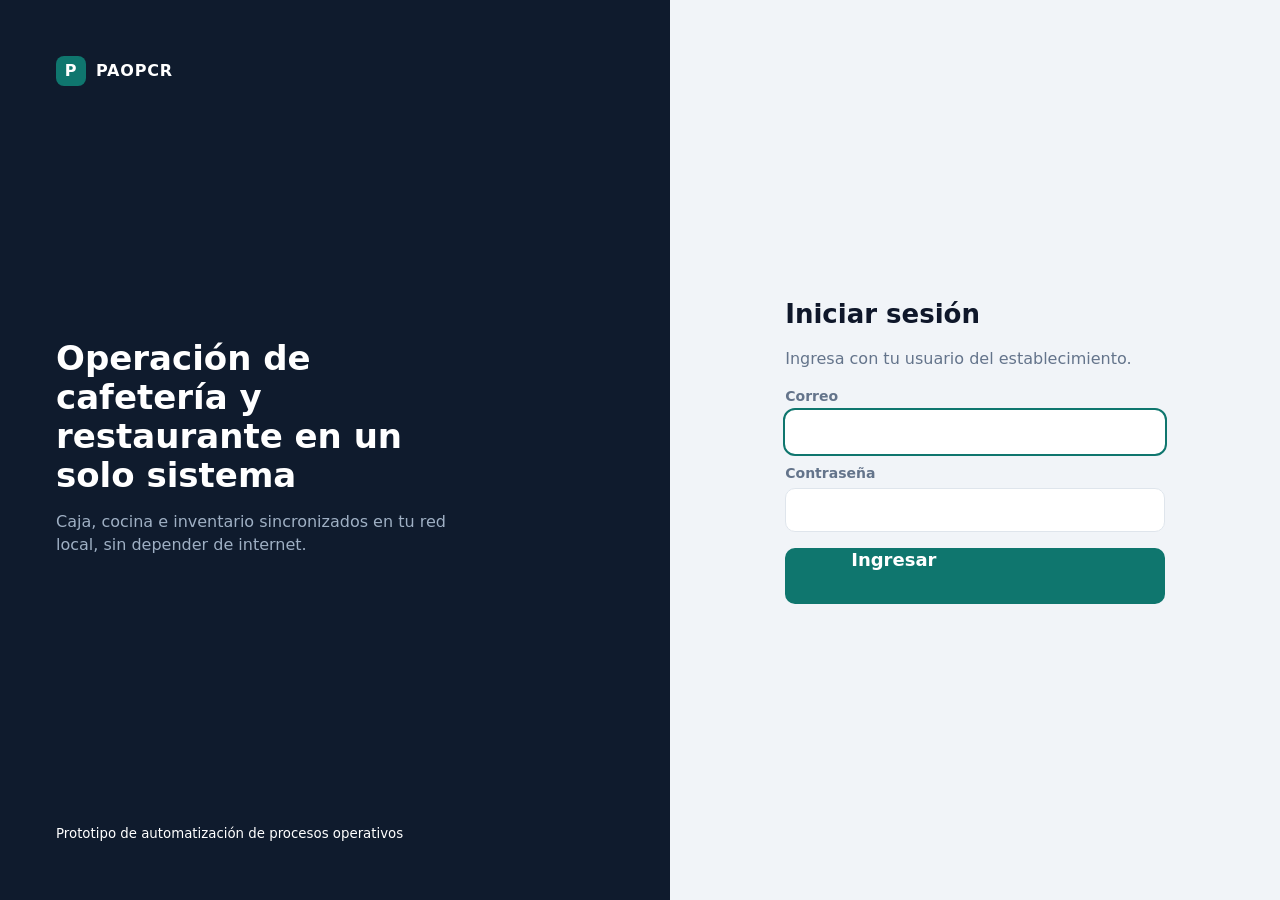
<file: index.html>
<!doctype html><html lang="es"><head><meta charset="utf-8"><meta name="viewport" content="width=device-width,initial-scale=1"><title>PAOPCR | Ingreso</title><link rel="stylesheet" href="assets/style.css"></head>
<body><div class="lg"><aside><div class="brand"><i>P</i>PAOPCR</div><div><h2>Operación de cafetería y restaurante en un solo sistema</h2><p>Caja, cocina e inventario sincronizados en tu red local, sin depender de internet.</p></div><small>Prototipo de automatización de procesos operativos</small></aside>
<form id="f"><h1>Iniciar sesión</h1><p class="mut">Ingresa con tu usuario del establecimiento.</p>
<label>Correo<input name="email" type="email" required autofocus></label><label>Contraseña<input name="password" type="password" required></label>
<p class="warn" id="err"></p><button class="btn full lg">Ingresar</button></form></div>
<script src="assets/app.js"></script><script>
const dest={administrador:'admin.html',cajero:'pos.html',cocinero:'kds.html'};
$('#f').onsubmit=async e=>{e.preventDefault();try{const d=await api('auth/login',Object.fromEntries(new FormData(e.target)));
localStorage.setItem('tk',d.token);localStorage.setItem('usr',JSON.stringify(d.user));location=dest[d.user.rol]}catch(x){$('#err').textContent=x.message}};
</script></body></html>
</file>
<file: assets/style.css>
:root{--bg:#f1f4f8;--sf:#fff;--ink:#0f172a;--mut:#64748b;--ln:#dfe5ec;--pr:#0f766e;--prh:#0d5f58;--prl:#d9f2ee;--wa:#b45309;--wal:#fef3c7;--ko:#b91c1c;--kol:#fee2e2;--ok:#15803d;--okl:#dcfce7;--bl:#1d4ed8;--bll:#dbeafe;--nav:#0f1b2d;--r:10px}
.dark{--bg:#0b1220;--sf:#131d2e;--ink:#f1f5f9;--mut:#94a3b8;--ln:#26344b;--pr:#14b8a6;--prh:#2dd4bf;--prl:#134e4a;--wal:#422006;--kol:#450a0a;--okl:#052e16;--bll:#172554;--nav:#070d18}
*{box-sizing:border-box}
body{margin:0;background:var(--bg);color:var(--ink);font:16px/1.4 "Segoe UI",Inter,system-ui,Arial,sans-serif}
.mut{color:var(--mut)}.end{justify-content:flex-end}.grow{flex:1}.warn{color:var(--ko);font-weight:600}
.row{display:flex;gap:10px;align-items:center;flex-wrap:wrap}.sp{justify-content:space-between}
.top{height:56px;display:flex;align-items:center;justify-content:space-between;gap:12px;padding:0 20px;background:var(--nav);color:#fff}
.brand{display:flex;align-items:center;gap:10px;font-weight:700;letter-spacing:.05em}
.brand i{width:30px;height:30px;border-radius:8px;background:var(--pr);display:grid;place-items:center;font-style:normal;font-weight:800;color:#fff}
.chip{padding:4px 12px;border-radius:99px;font-size:14px;font-weight:600;background:rgba(255,255,255,.14);color:#fff}
.chip.on{background:#15803d}.chip.off{background:#b45309}
.btn{min-height:46px;padding:0 18px;border:1px solid transparent;border-radius:var(--r);background:var(--pr);color:#fff;font-weight:600;font-size:16px;font-family:inherit;cursor:pointer}
.btn:hover{background:var(--prh)}.btn:disabled{opacity:.45;cursor:not-allowed}
.btn.sec{background:var(--sf);color:var(--ink);border-color:var(--ln)}.btn.sec:hover{background:var(--bg)}
.btn.ko{background:var(--ko)}.btn.bl{background:var(--bl)}.btn.sm{min-height:34px;padding:0 12px;font-size:14px}.btn.full{width:100%}.btn.lg{min-height:56px;font-size:18px}
.top .btn.sec{background:transparent;color:#fff;border-color:rgba(255,255,255,.3)}.top .btn.sec:hover{background:rgba(255,255,255,.1)}
input,select{width:100%;min-height:44px;padding:0 12px;border-radius:var(--r);border:1px solid var(--ln);background:var(--sf);color:var(--ink);font-size:16px;font-family:inherit}
input:focus,select:focus{outline:2px solid var(--pr);border-color:transparent}
label{display:block;margin:10px 0;color:var(--mut);font-size:14px;font-weight:600}label input,label select{margin-top:4px}
.card{background:var(--sf);border:1px solid var(--ln);border-radius:12px;padding:16px}
.badge{display:inline-block;padding:2px 10px;border-radius:99px;font-size:13px;font-weight:700;background:var(--bg);color:var(--mut)}
.badge.pendiente{background:var(--wal);color:var(--wa)}.badge.en_preparacion{background:var(--bll);color:var(--bl)}.badge.listo,.badge.entregado,.badge.ok{background:var(--okl);color:var(--ok)}.badge.cancelado,.badge.ko{background:var(--kol);color:var(--ko)}
.tag{display:block;margin-top:6px;font-size:12px;font-weight:700}.tag.ko{color:var(--ko)}.tag.wa{color:var(--wa)}
/* login */
.lg{display:grid;grid-template-columns:1.1fr 1fr;min-height:100vh}.lg aside{background:var(--nav);color:#fff;padding:56px;display:flex;flex-direction:column;justify-content:space-between}
.lg aside h2{font-size:34px;line-height:1.15;margin:0 0 12px;max-width:420px}.lg aside p{color:#9fb0c4;max-width:420px}
.lg form{align-self:center;justify-self:center;width:min(380px,88vw)}.lg h1{margin:0 0 4px;font-size:26px}
/* POS */
.posx{display:grid;grid-template-columns:200px 1fr 400px;height:calc(100vh - 56px)}
.rail{background:var(--sf);border-right:1px solid var(--ln);padding:14px;overflow:auto}.rail h4{margin:0 0 10px;font-size:12px;text-transform:uppercase;letter-spacing:.08em;color:var(--mut)}
.rail button{display:block;width:100%;text-align:left;padding:13px 14px;margin-bottom:6px;border:0;border-radius:var(--r);background:transparent;color:var(--ink);font-size:16px;font-weight:600;cursor:pointer;font-family:inherit}
.rail button.on{background:var(--prl);color:var(--pr)}
.cat{padding:16px;overflow:auto}.grid{display:grid;grid-template-columns:repeat(auto-fill,minmax(170px,1fr));gap:12px;margin-top:14px}
.prod{background:var(--sf);border:1px solid var(--ln);border-radius:12px;padding:14px;text-align:left;min-height:104px;cursor:pointer;color:var(--ink);font-family:inherit;display:flex;flex-direction:column;justify-content:space-between}
.prod:hover:not(:disabled){border-color:var(--pr);box-shadow:0 0 0 2px var(--prl)}.prod:disabled{opacity:.5;cursor:not-allowed}
.prod .pn{font-weight:600;font-size:16px}.prod .pp{color:var(--pr);font-weight:700;font-size:18px}
.tk-p{background:var(--sf);border-left:1px solid var(--ln);display:flex;flex-direction:column;min-height:0}
.tabs{display:flex;border-bottom:1px solid var(--ln)}.tabs button{flex:1;padding:14px;border:0;background:none;font-weight:600;font-size:15px;color:var(--mut);border-bottom:3px solid transparent;cursor:pointer;font-family:inherit}
.tabs button.on{color:var(--pr);border-bottom-color:var(--pr)}.tabs span{background:var(--pr);color:#fff;border-radius:99px;padding:1px 8px;font-size:12px;margin-left:4px}
.tb{flex:1;overflow:auto;padding:14px}.tf{padding:14px;border-top:1px solid var(--ln);background:var(--bg)}
.line{display:flex;justify-content:space-between;align-items:center;gap:8px;padding:10px 0;border-bottom:1px solid var(--ln)}.line small{display:block;color:var(--mut)}
.qty{display:flex;align-items:center;gap:6px}.qty b{min-width:22px;text-align:center}
.sum div{display:flex;justify-content:space-between;color:var(--mut);padding:2px 0}.sum .t{color:var(--ink);font-size:22px;font-weight:800;padding-top:6px}
.ord{border:1px solid var(--ln);border-radius:12px;padding:12px;margin-bottom:10px}
/* tablas */
.tw{overflow:auto}table{width:100%;border-collapse:collapse;background:var(--sf);border:1px solid var(--ln);border-radius:12px;overflow:hidden;margin-top:12px}
th{font-size:12px;text-transform:uppercase;letter-spacing:.06em;color:var(--mut);background:var(--bg)}th,td{padding:11px 14px;text-align:left;border-bottom:1px solid var(--ln)}tr:last-child td{border-bottom:0}
/* KDS */
.kh{display:flex;gap:10px}.kh span{background:rgba(255,255,255,.1);padding:4px 14px;border-radius:8px;font-size:15px}.kh b{font-size:18px;margin-left:6px}
.board{display:grid;grid-template-columns:repeat(3,1fr);gap:14px;padding:14px;height:calc(100vh - 56px)}
.board>section{background:rgba(255,255,255,.03);border:1px solid var(--ln);border-radius:14px;padding:12px;overflow:auto}
.board h2{margin:0 0 12px;font-size:14px;text-transform:uppercase;letter-spacing:.1em;color:var(--mut)}
.tk{border-radius:12px;padding:14px;margin-bottom:12px;background:var(--sf);border:1px solid var(--ln)}
.tk.t-ok{background:#14532d;border-color:#22c55e}.tk.t-wa{background:#713f12;border-color:#facc15}.tk.t-ko{background:#7f1d1d;border-color:#f87171;animation:pp 1s infinite}.tk.t-ok,.tk.t-wa,.tk.t-ko{color:#fff}
.tk .hd{display:flex;justify-content:space-between;align-items:baseline}.tk .hd b{font-size:26px}.tk .hd span{font-size:28px;font-weight:800;font-variant-numeric:tabular-nums}
.tk ul{list-style:none;padding:0;margin:8px 0}.tk li{font-size:21px;padding:4px 0}.tk li em{display:block;font-size:17px;color:#fde68a;font-style:normal;font-weight:600}
.tk .btn{width:100%;min-height:58px;font-size:20px}
.alerta{position:fixed;top:66px;right:16px;background:var(--ko);color:#fff;padding:14px 20px;border-radius:12px;font-weight:700;z-index:20;display:none}
@keyframes pp{50%{border-color:#fff}}
/* admin */
.adm{display:grid;grid-template-columns:240px 1fr;min-height:100vh}.side{background:var(--nav);color:#fff;padding:20px 14px;display:flex;flex-direction:column;gap:4px;position:sticky;top:0;height:100vh}
.side .brand{padding:0 8px 20px}.side button{text-align:left;padding:12px 14px;border:0;border-radius:8px;background:none;color:#b6c3d6;font-size:15px;font-weight:600;cursor:pointer;font-family:inherit}
.side button:hover{background:rgba(255,255,255,.07)}.side button.on{background:var(--pr);color:#fff}.side .who{margin-top:auto;padding:10px 8px;color:#8a9bb2;font-size:14px}
.main{padding:28px 32px;min-width:0}.main h1{margin:0 0 4px;font-size:24px}.kpi{display:grid;grid-template-columns:repeat(auto-fit,minmax(190px,1fr));gap:14px;margin:18px 0}
.kpi .card span{color:var(--mut);font-size:13px;font-weight:600}.kpi .card b{display:block;font-size:28px;margin-top:4px}
.two{display:grid;grid-template-columns:repeat(auto-fit,minmax(300px,1fr));gap:14px;margin-bottom:14px}.card h3{margin:0 0 10px;font-size:16px}
.bar{height:8px;background:var(--pr);border-radius:4px;margin-top:5px}.cols{display:flex;align-items:flex-end;gap:6px;height:120px}.cols div{flex:1;background:var(--pr);border-radius:4px 4px 0 0;min-height:2px;position:relative}
.cols small{position:absolute;bottom:-20px;left:0;right:0;text-align:center;color:var(--mut);font-size:11px}
/* dialogos */
dialog{background:var(--sf);color:var(--ink);border:0;border-radius:16px;padding:24px;width:min(440px,94vw);max-height:92vh;box-shadow:0 20px 60px #0006}dialog.wide{width:min(860px,96vw)}
dialog::backdrop{background:#0f172a99}dialog h3{margin:0 0 6px}.rcp .ln{display:flex;justify-content:space-between;padding:6px 0;border-bottom:1px dashed var(--ln)}.rcp .tt{font-weight:800;font-size:20px;border:0}
#toast{position:fixed;bottom:22px;left:50%;transform:translateX(-50%);background:var(--ink);color:var(--bg);padding:12px 22px;border-radius:10px;opacity:0;transition:.25s;pointer-events:none;z-index:99;font-weight:600}#toast.show{opacity:1}
@media(max-width:1100px){.posx{grid-template-columns:1fr 360px}.rail{display:none}.lg{grid-template-columns:1fr}.lg aside{display:none}.board{grid-template-columns:1fr;height:auto}.adm{grid-template-columns:1fr}.side{position:static;height:auto;flex-direction:row;flex-wrap:wrap}.side .who{margin:0}}
@media print{body>*:not(dialog){display:none!important}dialog{position:static;box-shadow:none;color:#000;background:#fff}dialog .row{display:none}}
</file>
